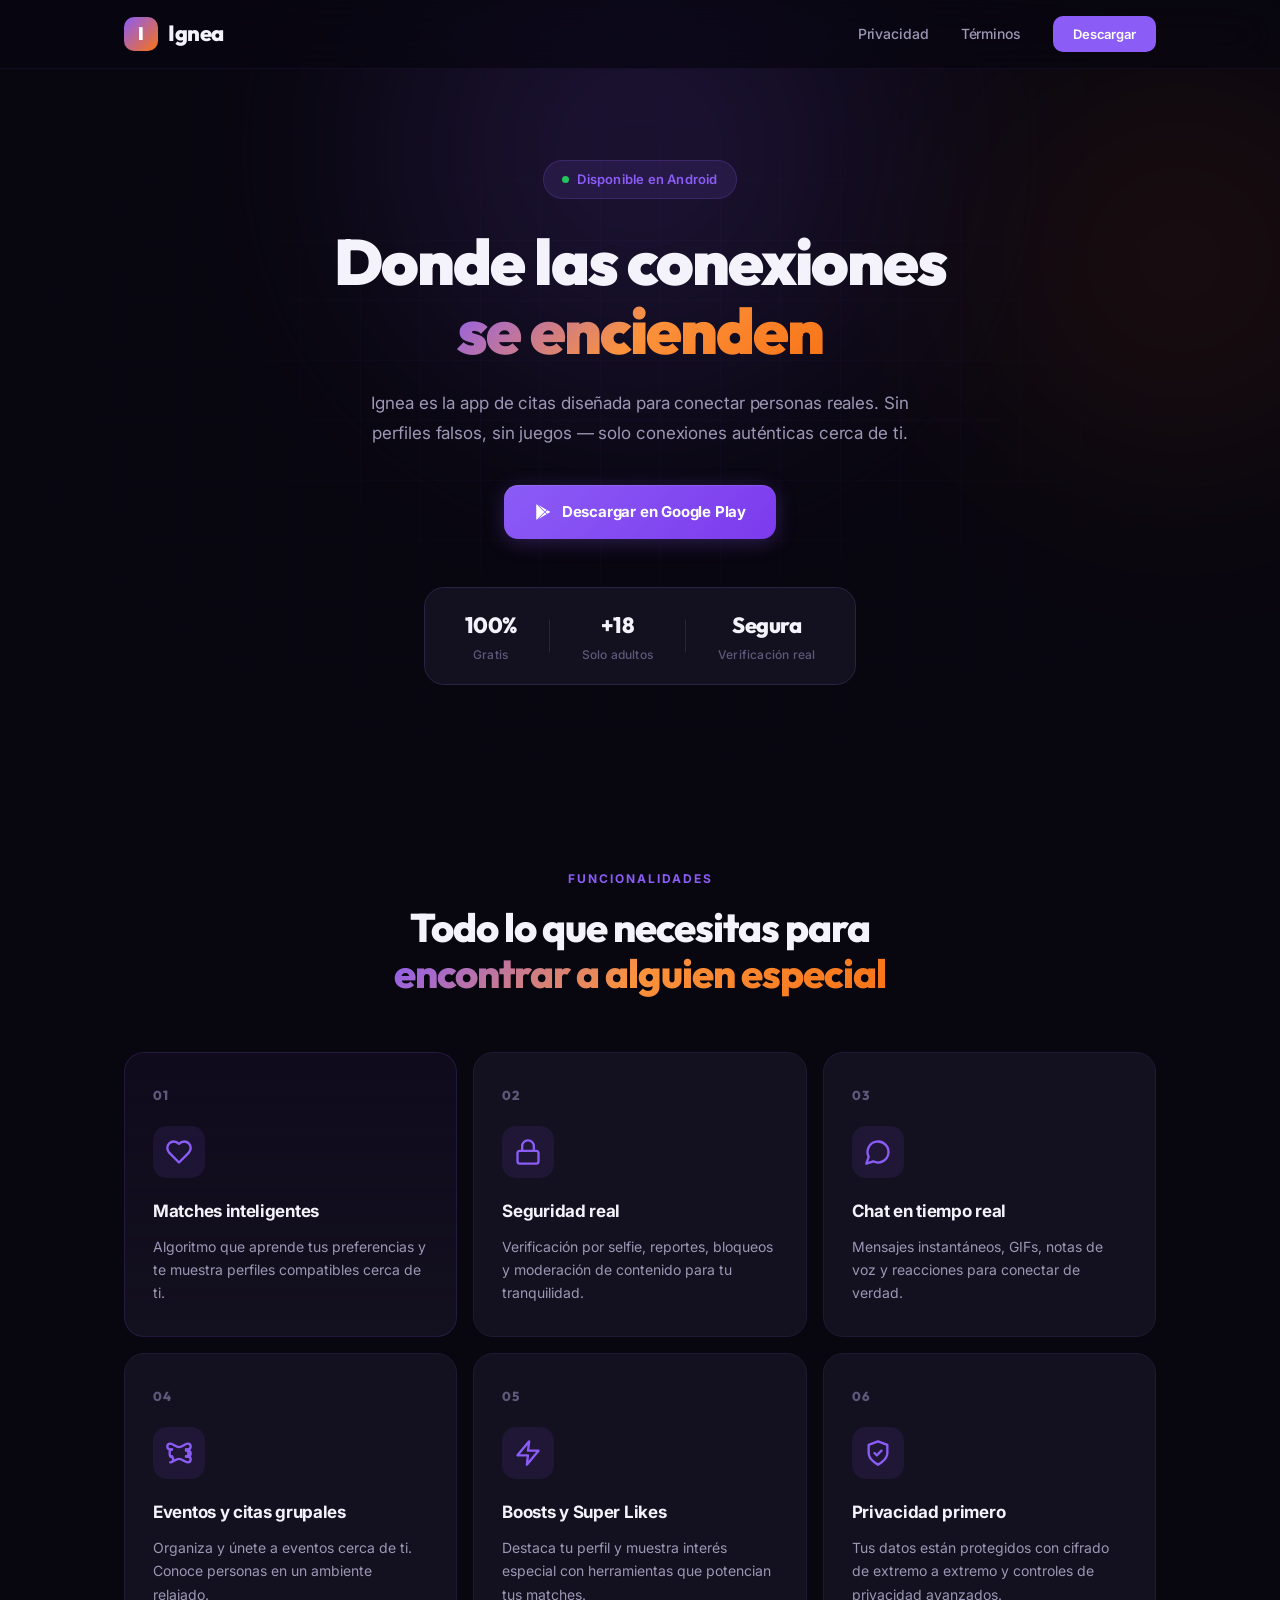
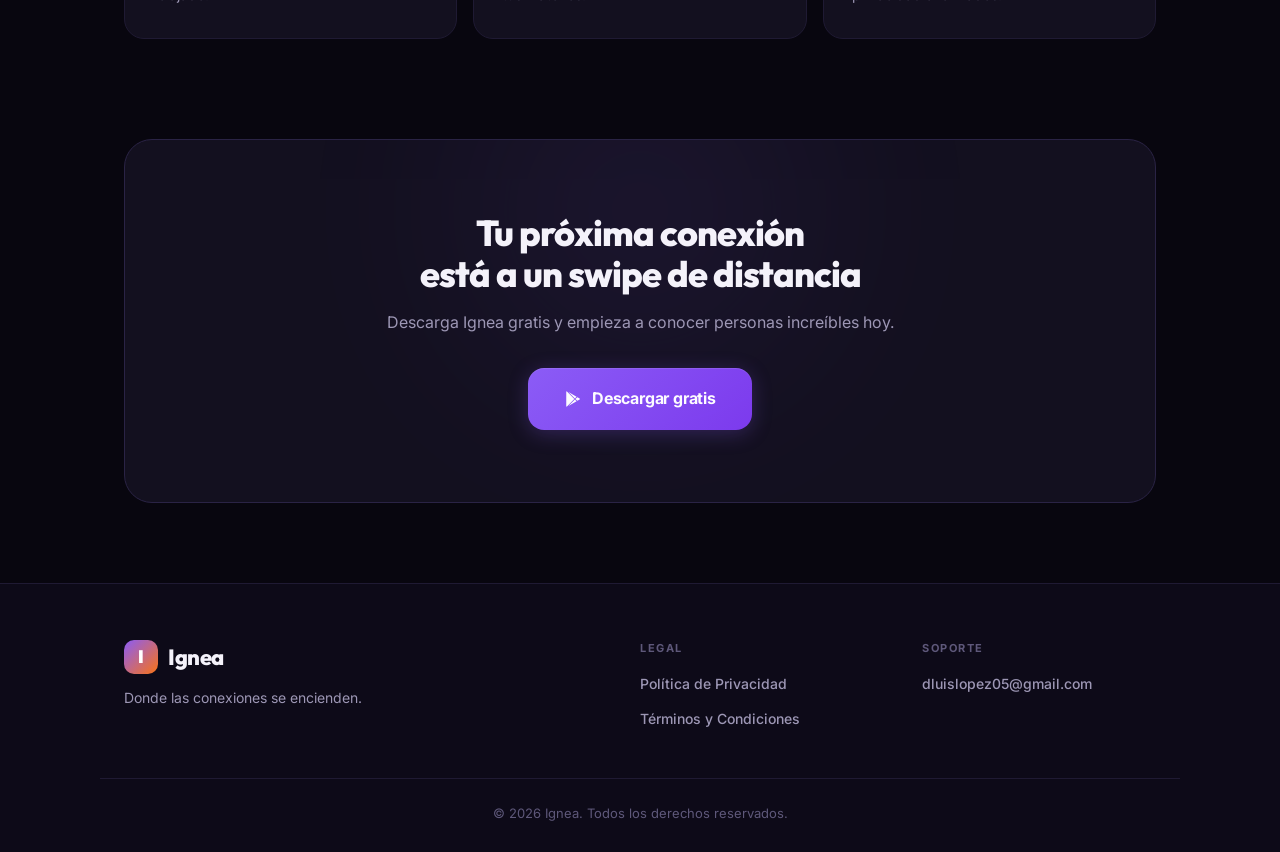
<file: legal-web/index.html>
<!DOCTYPE html>
<html lang="es">
<head>
  <meta charset="UTF-8">
  <meta name="viewport" content="width=device-width, initial-scale=1.0">
  <title>Ignea - Encuentra tu conexión.</title>
  <meta name="description" content="Ignea es la app de citas que te conecta con personas reales cerca de ti. Descubre, conecta y enamórate.">
  <link rel="preconnect" href="https://fonts.googleapis.com">
  <link rel="preconnect" href="https://fonts.gstatic.com" crossorigin>
  <link href="https://fonts.googleapis.com/css2?family=Inter:wght@400;500;600;700;800;900&family=Outfit:wght@700;800;900&display=swap" rel="stylesheet">
  <link rel="stylesheet" href="styles.css">
</head>
<body>

  <!-- Navbar -->
  <nav class="navbar">
    <div class="container nav-content">
      <a href="/" class="logo">
        <span class="logo-icon">I</span>
        <span class="logo-text">Ignea</span>
      </a>
      <div class="nav-links">
        <a href="privacy.html">Privacidad</a>
        <a href="terms.html">Términos</a>
        <a href="https://play.google.com/store" class="nav-cta" target="_blank">Descargar</a>
      </div>
    </div>
  </nav>

  <!-- Hero -->
  <main class="hero">
    <div class="hero-glow hero-glow-1"></div>
    <div class="hero-glow hero-glow-2"></div>
    <div class="hero-grid-bg"></div>

    <div class="container hero-content">
      <div class="hero-badge">
        <span class="hero-badge-dot"></span>
        Disponible en Android
      </div>
      <h1>Donde las conexiones<br><span class="gradient-text">se encienden</span></h1>
      <p class="hero-subtitle">
        Ignea es la app de citas diseñada para conectar personas reales.
        Sin perfiles falsos, sin juegos — solo conexiones auténticas cerca de ti.
      </p>
      <div class="hero-buttons">
        <a href="https://play.google.com/store" class="btn btn-primary" target="_blank">
          <svg width="18" height="18" viewBox="0 0 24 24" fill="currentColor"><path d="M3.609 1.814L13.792 12 3.61 22.186a.996.996 0 0 1-.61-.92V2.734a1 1 0 0 1 .609-.92zm10.89 10.893l2.302 2.302-10.937 6.333 8.635-8.635zm3.199-3.198l2.807 1.626a1 1 0 0 1 0 1.73l-2.808 1.626L15.206 12l2.492-2.491zM5.864 2.658L16.8 8.99l-2.3 2.3-8.636-8.632z"/></svg>
          Descargar en Google Play
        </a>
      </div>

      <!-- Stats -->
      <div class="hero-stats">
        <div class="stat">
          <span class="stat-value">100%</span>
          <span class="stat-label">Gratis</span>
        </div>
        <div class="stat-divider"></div>
        <div class="stat">
          <span class="stat-value">+18</span>
          <span class="stat-label">Solo adultos</span>
        </div>
        <div class="stat-divider"></div>
        <div class="stat">
          <span class="stat-value">Segura</span>
          <span class="stat-label">Verificación real</span>
        </div>
      </div>
    </div>
  </main>

  <!-- Features -->
  <section class="features" id="features">
    <div class="container">
      <div class="section-header">
        <span class="section-tag">Funcionalidades</span>
        <h2>Todo lo que necesitas para<br><span class="gradient-text">encontrar a alguien especial</span></h2>
      </div>

      <div class="features-grid">
        <div class="feature-card feature-card-accent">
          <div class="feature-number">01</div>
          <div class="feature-icon-wrap">
            <svg width="28" height="28" viewBox="0 0 24 24" fill="none" stroke="currentColor" stroke-width="2" stroke-linecap="round" stroke-linejoin="round"><path d="M19 14c1.49-1.46 3-3.21 3-5.5A5.5 5.5 0 0 0 16.5 3c-1.76 0-3 .5-4.5 2-1.5-1.5-2.74-2-4.5-2A5.5 5.5 0 0 0 2 8.5c0 2.3 1.5 4.05 3 5.5l7 7Z"/></svg>
          </div>
          <h3>Matches inteligentes</h3>
          <p>Algoritmo que aprende tus preferencias y te muestra perfiles compatibles cerca de ti.</p>
        </div>

        <div class="feature-card">
          <div class="feature-number">02</div>
          <div class="feature-icon-wrap">
            <svg width="28" height="28" viewBox="0 0 24 24" fill="none" stroke="currentColor" stroke-width="2" stroke-linecap="round" stroke-linejoin="round"><rect width="18" height="11" x="3" y="11" rx="2" ry="2"/><path d="M7 11V7a5 5 0 0 1 10 0v4"/></svg>
          </div>
          <h3>Seguridad real</h3>
          <p>Verificación por selfie, reportes, bloqueos y moderación de contenido para tu tranquilidad.</p>
        </div>

        <div class="feature-card">
          <div class="feature-number">03</div>
          <div class="feature-icon-wrap">
            <svg width="28" height="28" viewBox="0 0 24 24" fill="none" stroke="currentColor" stroke-width="2" stroke-linecap="round" stroke-linejoin="round"><path d="M7.9 20A9 9 0 1 0 4 16.1L2 22Z"/></svg>
          </div>
          <h3>Chat en tiempo real</h3>
          <p>Mensajes instantáneos, GIFs, notas de voz y reacciones para conectar de verdad.</p>
        </div>

        <div class="feature-card">
          <div class="feature-number">04</div>
          <div class="feature-icon-wrap">
            <svg width="28" height="28" viewBox="0 0 24 24" fill="none" stroke="currentColor" stroke-width="2" stroke-linecap="round" stroke-linejoin="round"><path d="M6 9H4.5a2.5 2.5 0 0 1 0-5C7 4 9 7 12 7s5-3 7.5-3a2.5 2.5 0 0 1 0 5H18"/><path d="M18 15h1.5a2.5 2.5 0 0 0 0-5H18"/><path d="M6 15H4.5a2.5 2.5 0 0 1 0 5C7 20 9 17 12 17s5 3 7.5 3a2.5 2.5 0 0 0 0-5H18"/><path d="M6 9a2 2 0 0 0-2 2v2a2 2 0 0 0 2 2"/><path d="M18 9a2 2 0 0 1 2 2v2a2 2 0 0 1-2 2"/></svg>
          </div>
          <h3>Eventos y citas grupales</h3>
          <p>Organiza y únete a eventos cerca de ti. Conoce personas en un ambiente relajado.</p>
        </div>

        <div class="feature-card">
          <div class="feature-number">05</div>
          <div class="feature-icon-wrap">
            <svg width="28" height="28" viewBox="0 0 24 24" fill="none" stroke="currentColor" stroke-width="2" stroke-linecap="round" stroke-linejoin="round"><polygon points="13 2 3 14 12 14 11 22 21 10 12 10 13 2"/></svg>
          </div>
          <h3>Boosts y Super Likes</h3>
          <p>Destaca tu perfil y muestra interés especial con herramientas que potencian tus matches.</p>
        </div>

        <div class="feature-card">
          <div class="feature-number">06</div>
          <div class="feature-icon-wrap">
            <svg width="28" height="28" viewBox="0 0 24 24" fill="none" stroke="currentColor" stroke-width="2" stroke-linecap="round" stroke-linejoin="round"><path d="M12 22s8-4 8-10V5l-8-3-8 3v7c0 6 8 10 8 10"/><path d="m9 12 2 2 4-4"/></svg>
          </div>
          <h3>Privacidad primero</h3>
          <p>Tus datos están protegidos con cifrado de extremo a extremo y controles de privacidad avanzados.</p>
        </div>
      </div>
    </div>
  </section>

  <!-- CTA -->
  <section class="cta-section">
    <div class="container">
      <div class="cta-card">
        <div class="cta-glow"></div>
        <h2>Tu próxima conexión<br>está a un swipe de distancia</h2>
        <p>Descarga Ignea gratis y empieza a conocer personas increíbles hoy.</p>
        <a href="https://play.google.com/store" class="btn btn-primary btn-lg" target="_blank">
          <svg width="18" height="18" viewBox="0 0 24 24" fill="currentColor"><path d="M3.609 1.814L13.792 12 3.61 22.186a.996.996 0 0 1-.61-.92V2.734a1 1 0 0 1 .609-.92zm10.89 10.893l2.302 2.302-10.937 6.333 8.635-8.635zm3.199-3.198l2.807 1.626a1 1 0 0 1 0 1.73l-2.808 1.626L15.206 12l2.492-2.491zM5.864 2.658L16.8 8.99l-2.3 2.3-8.636-8.632z"/></svg>
          Descargar gratis
        </a>
      </div>
    </div>
  </section>

  <!-- Footer -->
  <footer class="footer">
    <div class="container footer-content">
      <div class="footer-brand">
        <a href="/" class="logo">
          <span class="logo-icon">I</span>
          <span class="logo-text">Ignea</span>
        </a>
        <p class="footer-tagline">Donde las conexiones se encienden.</p>
      </div>
      <div class="footer-links">
        <h4>Legal</h4>
        <a href="privacy.html">Política de Privacidad</a>
        <a href="terms.html">Términos y Condiciones</a>
      </div>
      <div class="footer-links">
        <h4>Soporte</h4>
        <a href="mailto:dluislopez05@gmail.com">dluislopez05@gmail.com</a>
      </div>
    </div>
    <div class="container footer-bottom">
      <p>&copy; 2026 Ignea. Todos los derechos reservados.</p>
    </div>
  </footer>

</body>
</html>
</file>
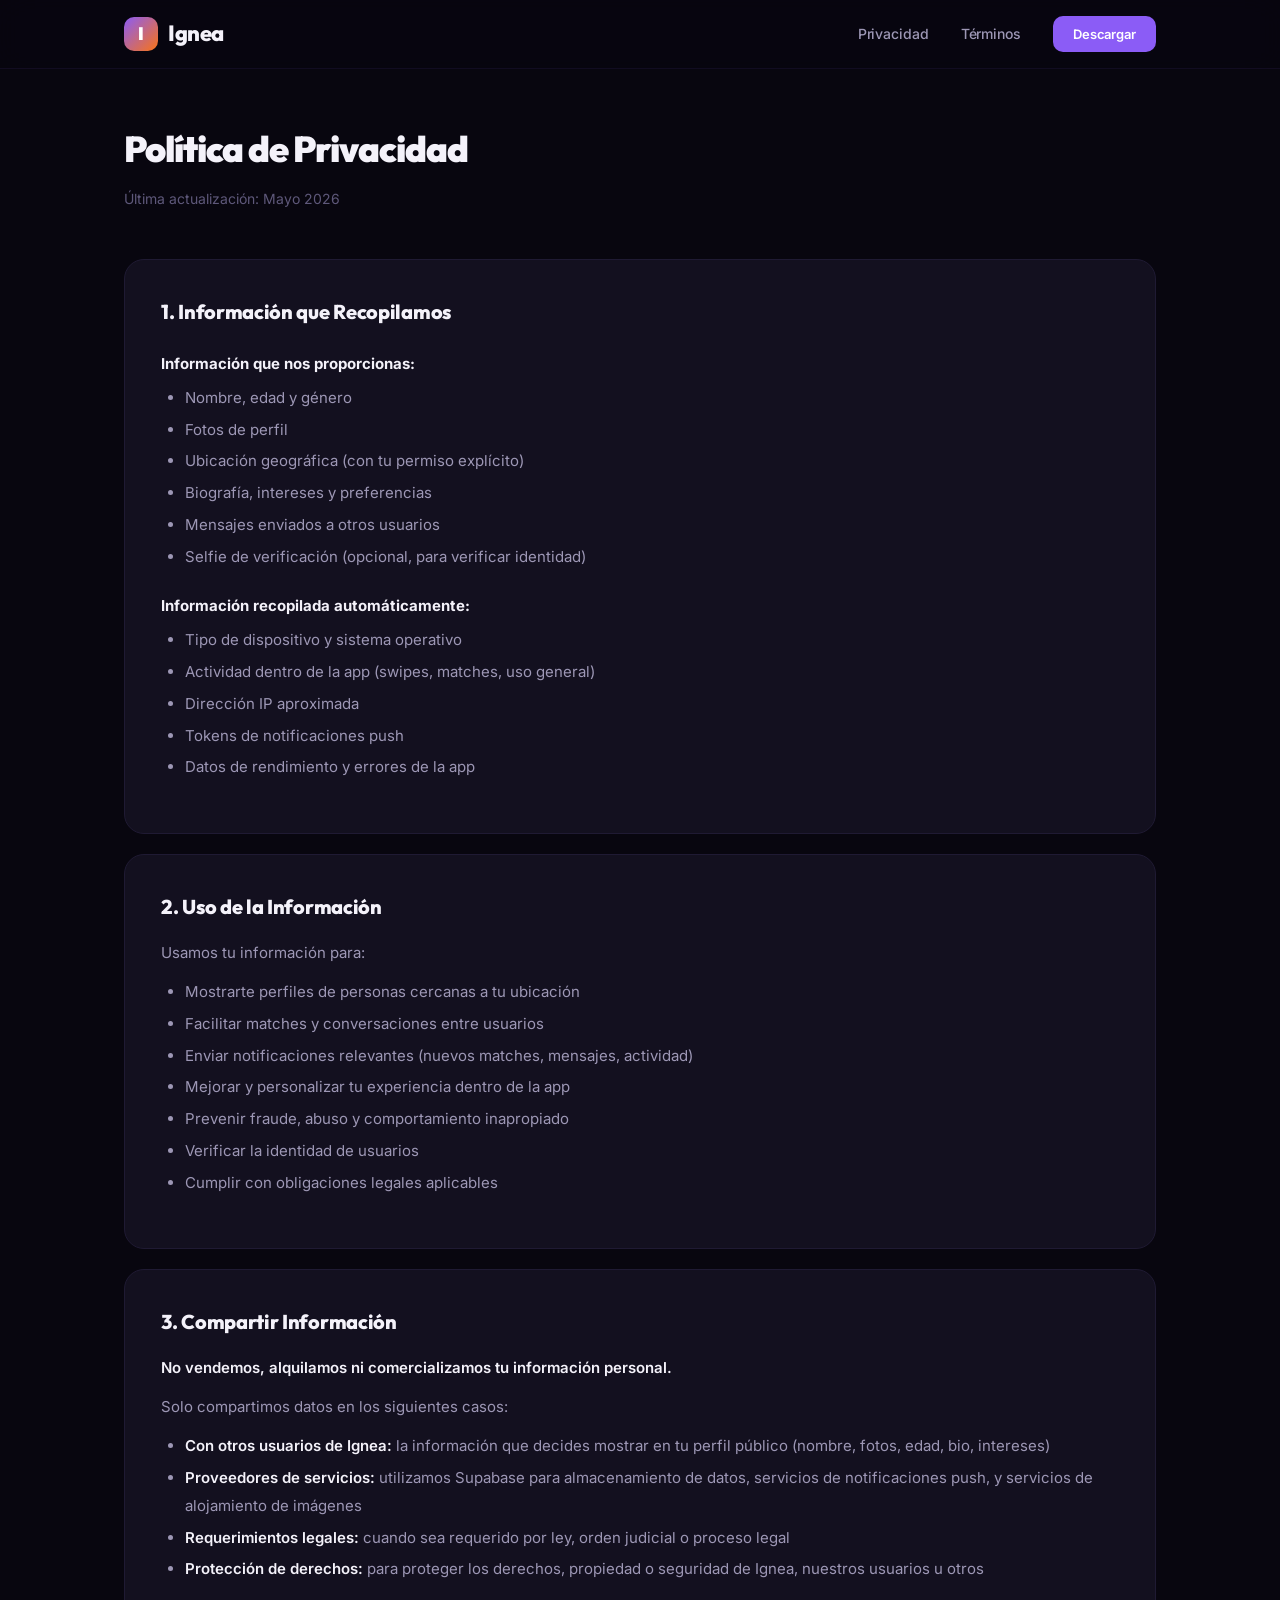
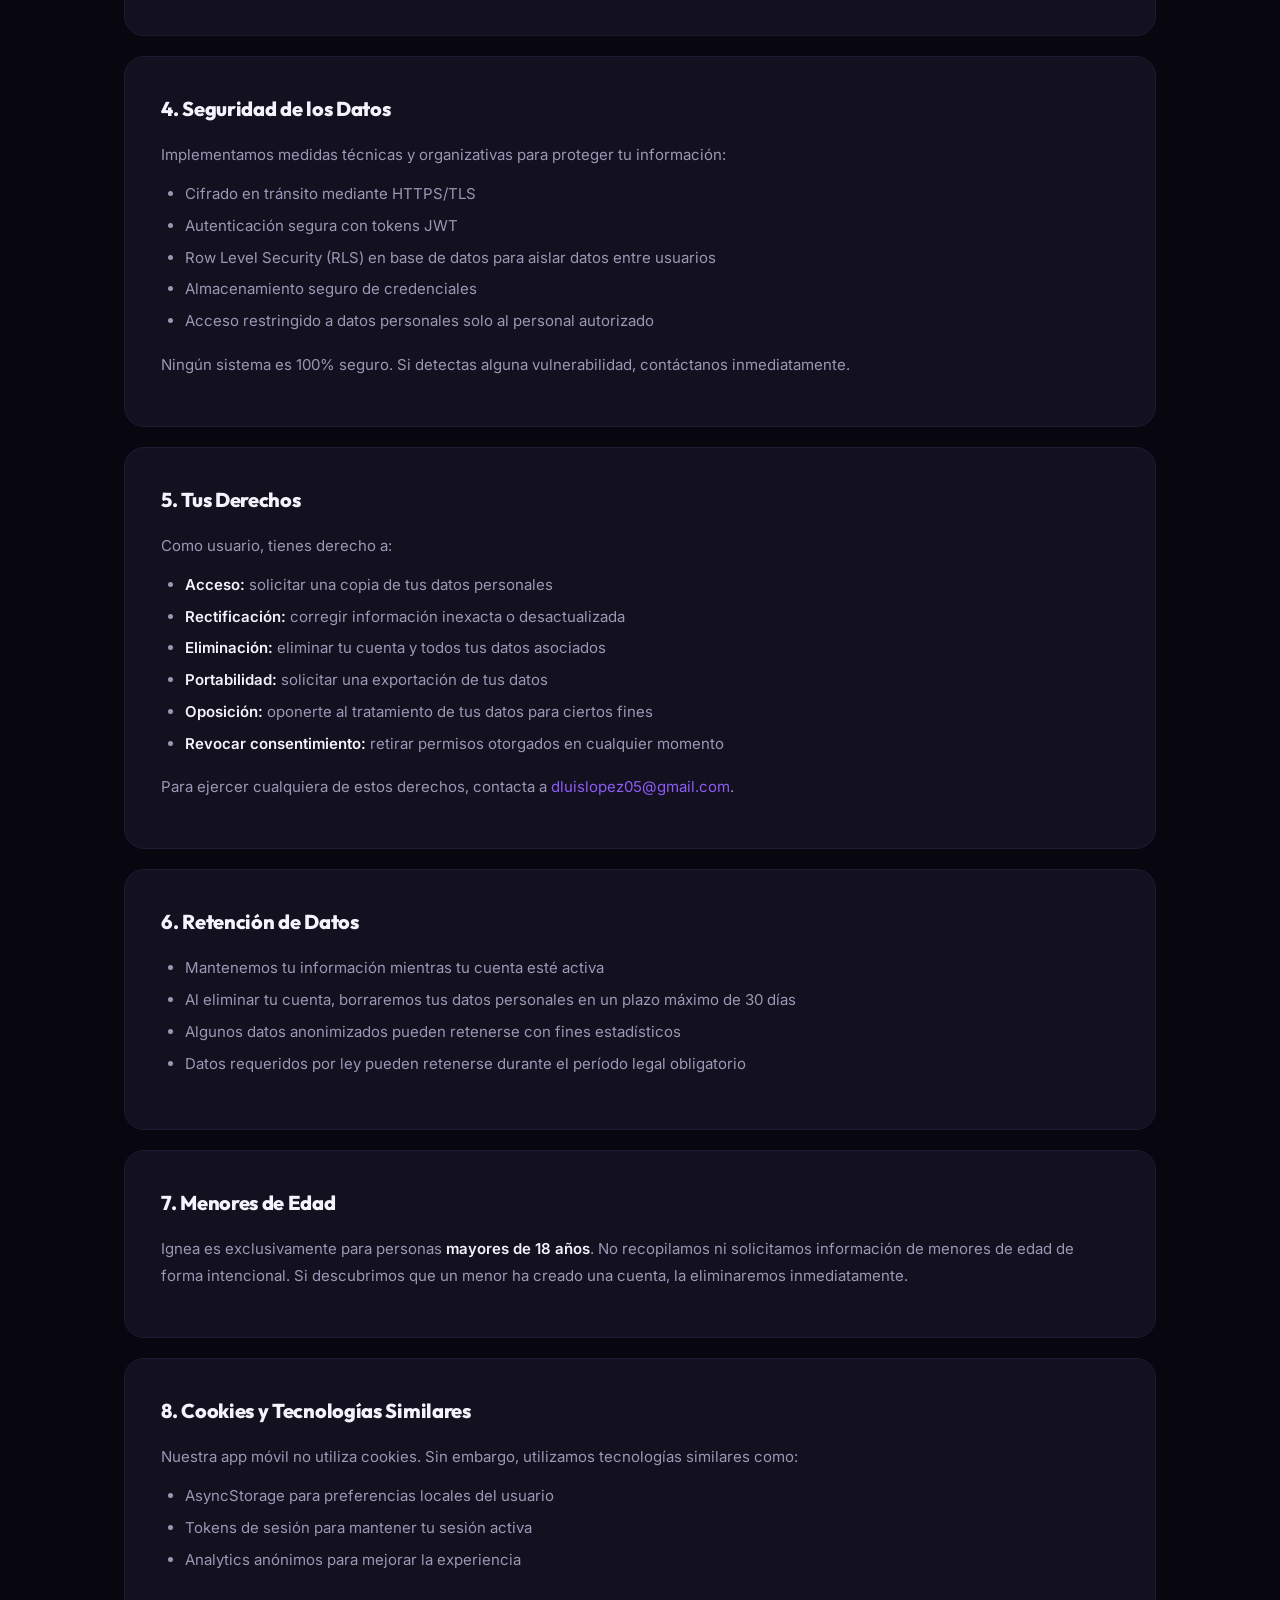
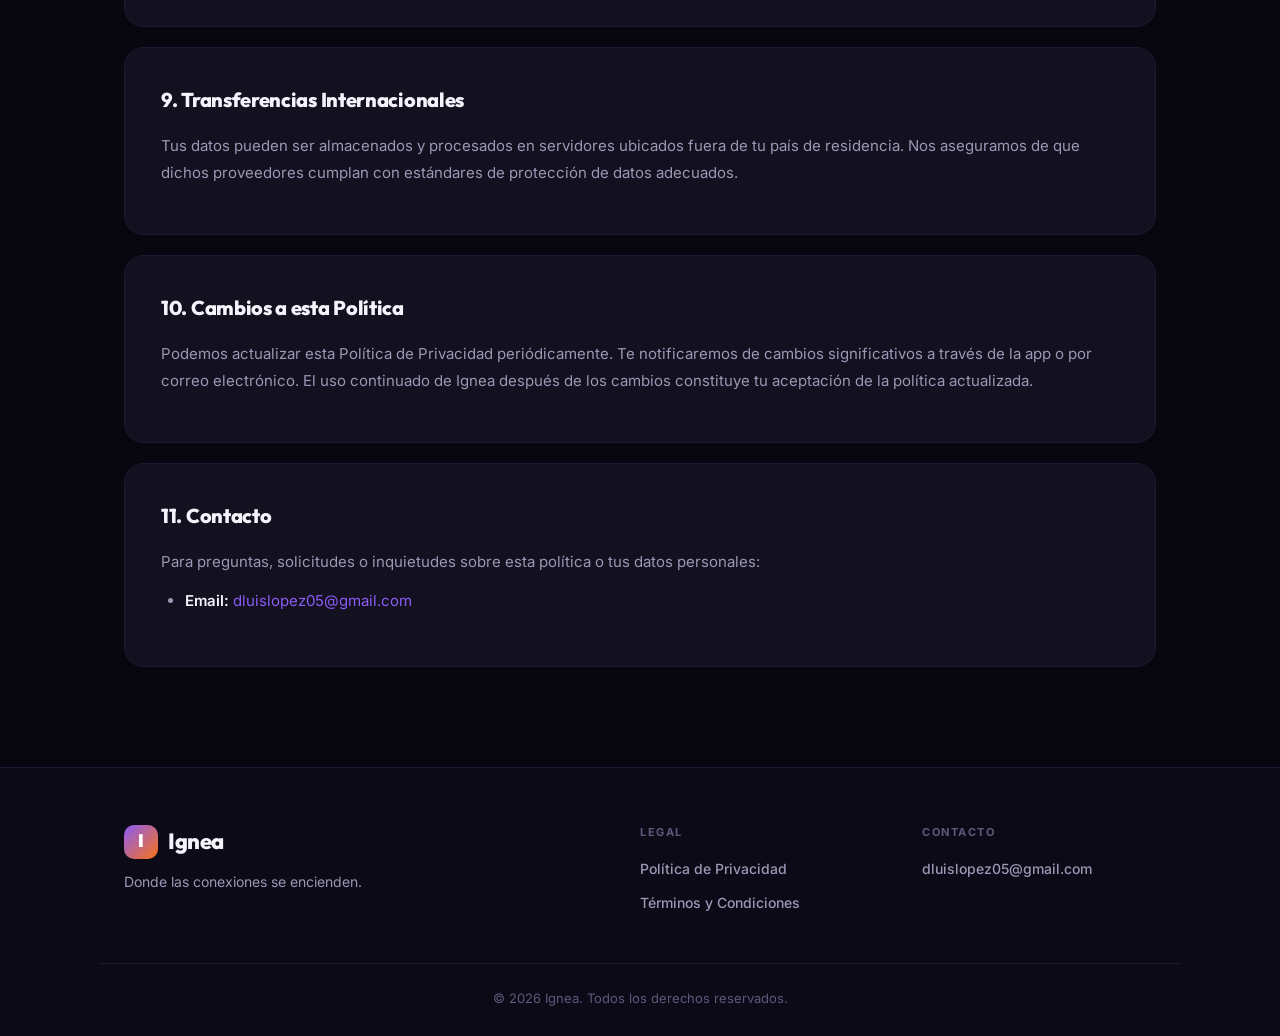
<file: legal-web/privacy.html>
<!DOCTYPE html>
<html lang="es">
<head>
  <meta charset="UTF-8">
  <meta name="viewport" content="width=device-width, initial-scale=1.0">
  <title>Política de Privacidad - Ignea</title>
  <link rel="preconnect" href="https://fonts.googleapis.com">
  <link rel="preconnect" href="https://fonts.gstatic.com" crossorigin>
  <link href="https://fonts.googleapis.com/css2?family=Inter:wght@400;500;600;700;800;900&family=Outfit:wght@700;800;900&display=swap" rel="stylesheet">
  <link rel="stylesheet" href="styles.css">
</head>
<body>
  <nav class="navbar">
    <div class="container nav-content">
      <a href="/" class="logo">
        <span class="logo-icon">I</span>
        <span class="logo-text">Ignea</span>
      </a>
      <div class="nav-links">
        <a href="privacy.html">Privacidad</a>
        <a href="terms.html">Términos</a>
        <a href="https://play.google.com/store" class="nav-cta" target="_blank">Descargar</a>
      </div>
    </div>
  </nav>

  <main class="legal-page">
    <div class="container">
      <h1>Política de Privacidad</h1>
      <p class="last-updated">Última actualización: Mayo 2026</p>

      <div class="legal-card">
        <h2>1. Información que Recopilamos</h2>

        <h3>Información que nos proporcionas:</h3>
        <ul>
          <li>Nombre, edad y género</li>
          <li>Fotos de perfil</li>
          <li>Ubicación geográfica (con tu permiso explícito)</li>
          <li>Biografía, intereses y preferencias</li>
          <li>Mensajes enviados a otros usuarios</li>
          <li>Selfie de verificación (opcional, para verificar identidad)</li>
        </ul>

        <h3>Información recopilada automáticamente:</h3>
        <ul>
          <li>Tipo de dispositivo y sistema operativo</li>
          <li>Actividad dentro de la app (swipes, matches, uso general)</li>
          <li>Dirección IP aproximada</li>
          <li>Tokens de notificaciones push</li>
          <li>Datos de rendimiento y errores de la app</li>
        </ul>
      </div>

      <div class="legal-card">
        <h2>2. Uso de la Información</h2>
        <p>Usamos tu información para:</p>
        <ul>
          <li>Mostrarte perfiles de personas cercanas a tu ubicación</li>
          <li>Facilitar matches y conversaciones entre usuarios</li>
          <li>Enviar notificaciones relevantes (nuevos matches, mensajes, actividad)</li>
          <li>Mejorar y personalizar tu experiencia dentro de la app</li>
          <li>Prevenir fraude, abuso y comportamiento inapropiado</li>
          <li>Verificar la identidad de usuarios</li>
          <li>Cumplir con obligaciones legales aplicables</li>
        </ul>
      </div>

      <div class="legal-card">
        <h2>3. Compartir Información</h2>
        <p><strong>No vendemos, alquilamos ni comercializamos tu información personal.</strong></p>
        <p>Solo compartimos datos en los siguientes casos:</p>
        <ul>
          <li><strong>Con otros usuarios de Ignea:</strong> la información que decides mostrar en tu perfil público (nombre, fotos, edad, bio, intereses)</li>
          <li><strong>Proveedores de servicios:</strong> utilizamos Supabase para almacenamiento de datos, servicios de notificaciones push, y servicios de alojamiento de imágenes</li>
          <li><strong>Requerimientos legales:</strong> cuando sea requerido por ley, orden judicial o proceso legal</li>
          <li><strong>Protección de derechos:</strong> para proteger los derechos, propiedad o seguridad de Ignea, nuestros usuarios u otros</li>
        </ul>
      </div>

      <div class="legal-card">
        <h2>4. Seguridad de los Datos</h2>
        <p>Implementamos medidas técnicas y organizativas para proteger tu información:</p>
        <ul>
          <li>Cifrado en tránsito mediante HTTPS/TLS</li>
          <li>Autenticación segura con tokens JWT</li>
          <li>Row Level Security (RLS) en base de datos para aislar datos entre usuarios</li>
          <li>Almacenamiento seguro de credenciales</li>
          <li>Acceso restringido a datos personales solo al personal autorizado</li>
        </ul>
        <p>Ningún sistema es 100% seguro. Si detectas alguna vulnerabilidad, contáctanos inmediatamente.</p>
      </div>

      <div class="legal-card">
        <h2>5. Tus Derechos</h2>
        <p>Como usuario, tienes derecho a:</p>
        <ul>
          <li><strong>Acceso:</strong> solicitar una copia de tus datos personales</li>
          <li><strong>Rectificación:</strong> corregir información inexacta o desactualizada</li>
          <li><strong>Eliminación:</strong> eliminar tu cuenta y todos tus datos asociados</li>
          <li><strong>Portabilidad:</strong> solicitar una exportación de tus datos</li>
          <li><strong>Oposición:</strong> oponerte al tratamiento de tus datos para ciertos fines</li>
          <li><strong>Revocar consentimiento:</strong> retirar permisos otorgados en cualquier momento</li>
        </ul>
        <p>Para ejercer cualquiera de estos derechos, contacta a <a href="mailto:dluislopez05@gmail.com">dluislopez05@gmail.com</a>.</p>
      </div>

      <div class="legal-card">
        <h2>6. Retención de Datos</h2>
        <ul>
          <li>Mantenemos tu información mientras tu cuenta esté activa</li>
          <li>Al eliminar tu cuenta, borraremos tus datos personales en un plazo máximo de 30 días</li>
          <li>Algunos datos anonimizados pueden retenerse con fines estadísticos</li>
          <li>Datos requeridos por ley pueden retenerse durante el período legal obligatorio</li>
        </ul>
      </div>

      <div class="legal-card">
        <h2>7. Menores de Edad</h2>
        <p>Ignea es exclusivamente para personas <strong>mayores de 18 años</strong>. No recopilamos ni solicitamos información de menores de edad de forma intencional. Si descubrimos que un menor ha creado una cuenta, la eliminaremos inmediatamente.</p>
      </div>

      <div class="legal-card">
        <h2>8. Cookies y Tecnologías Similares</h2>
        <p>Nuestra app móvil no utiliza cookies. Sin embargo, utilizamos tecnologías similares como:</p>
        <ul>
          <li>AsyncStorage para preferencias locales del usuario</li>
          <li>Tokens de sesión para mantener tu sesión activa</li>
          <li>Analytics anónimos para mejorar la experiencia</li>
        </ul>
      </div>

      <div class="legal-card">
        <h2>9. Transferencias Internacionales</h2>
        <p>Tus datos pueden ser almacenados y procesados en servidores ubicados fuera de tu país de residencia. Nos aseguramos de que dichos proveedores cumplan con estándares de protección de datos adecuados.</p>
      </div>

      <div class="legal-card">
        <h2>10. Cambios a esta Política</h2>
        <p>Podemos actualizar esta Política de Privacidad periódicamente. Te notificaremos de cambios significativos a través de la app o por correo electrónico. El uso continuado de Ignea después de los cambios constituye tu aceptación de la política actualizada.</p>
      </div>

      <div class="legal-card">
        <h2>11. Contacto</h2>
        <p>Para preguntas, solicitudes o inquietudes sobre esta política o tus datos personales:</p>
        <ul>
          <li><strong>Email:</strong> <a href="mailto:dluislopez05@gmail.com">dluislopez05@gmail.com</a></li>
        </ul>
      </div>

    </div>
  </main>

  <footer class="footer">
    <div class="container footer-content">
      <div class="footer-brand">
        <a href="/" class="logo">
          <span class="logo-icon">I</span>
          <span class="logo-text">Ignea</span>
        </a>
        <p class="footer-tagline">Donde las conexiones se encienden.</p>
      </div>
      <div class="footer-links">
        <h4>Legal</h4>
        <a href="privacy.html">Política de Privacidad</a>
        <a href="terms.html">Términos y Condiciones</a>
      </div>
      <div class="footer-links">
        <h4>Contacto</h4>
        <a href="mailto:dluislopez05@gmail.com">dluislopez05@gmail.com</a>
      </div>
    </div>
    <div class="container footer-bottom">
      <p>&copy; 2026 Ignea. Todos los derechos reservados.</p>
    </div>
  </footer>
</body>
</html>
</file>
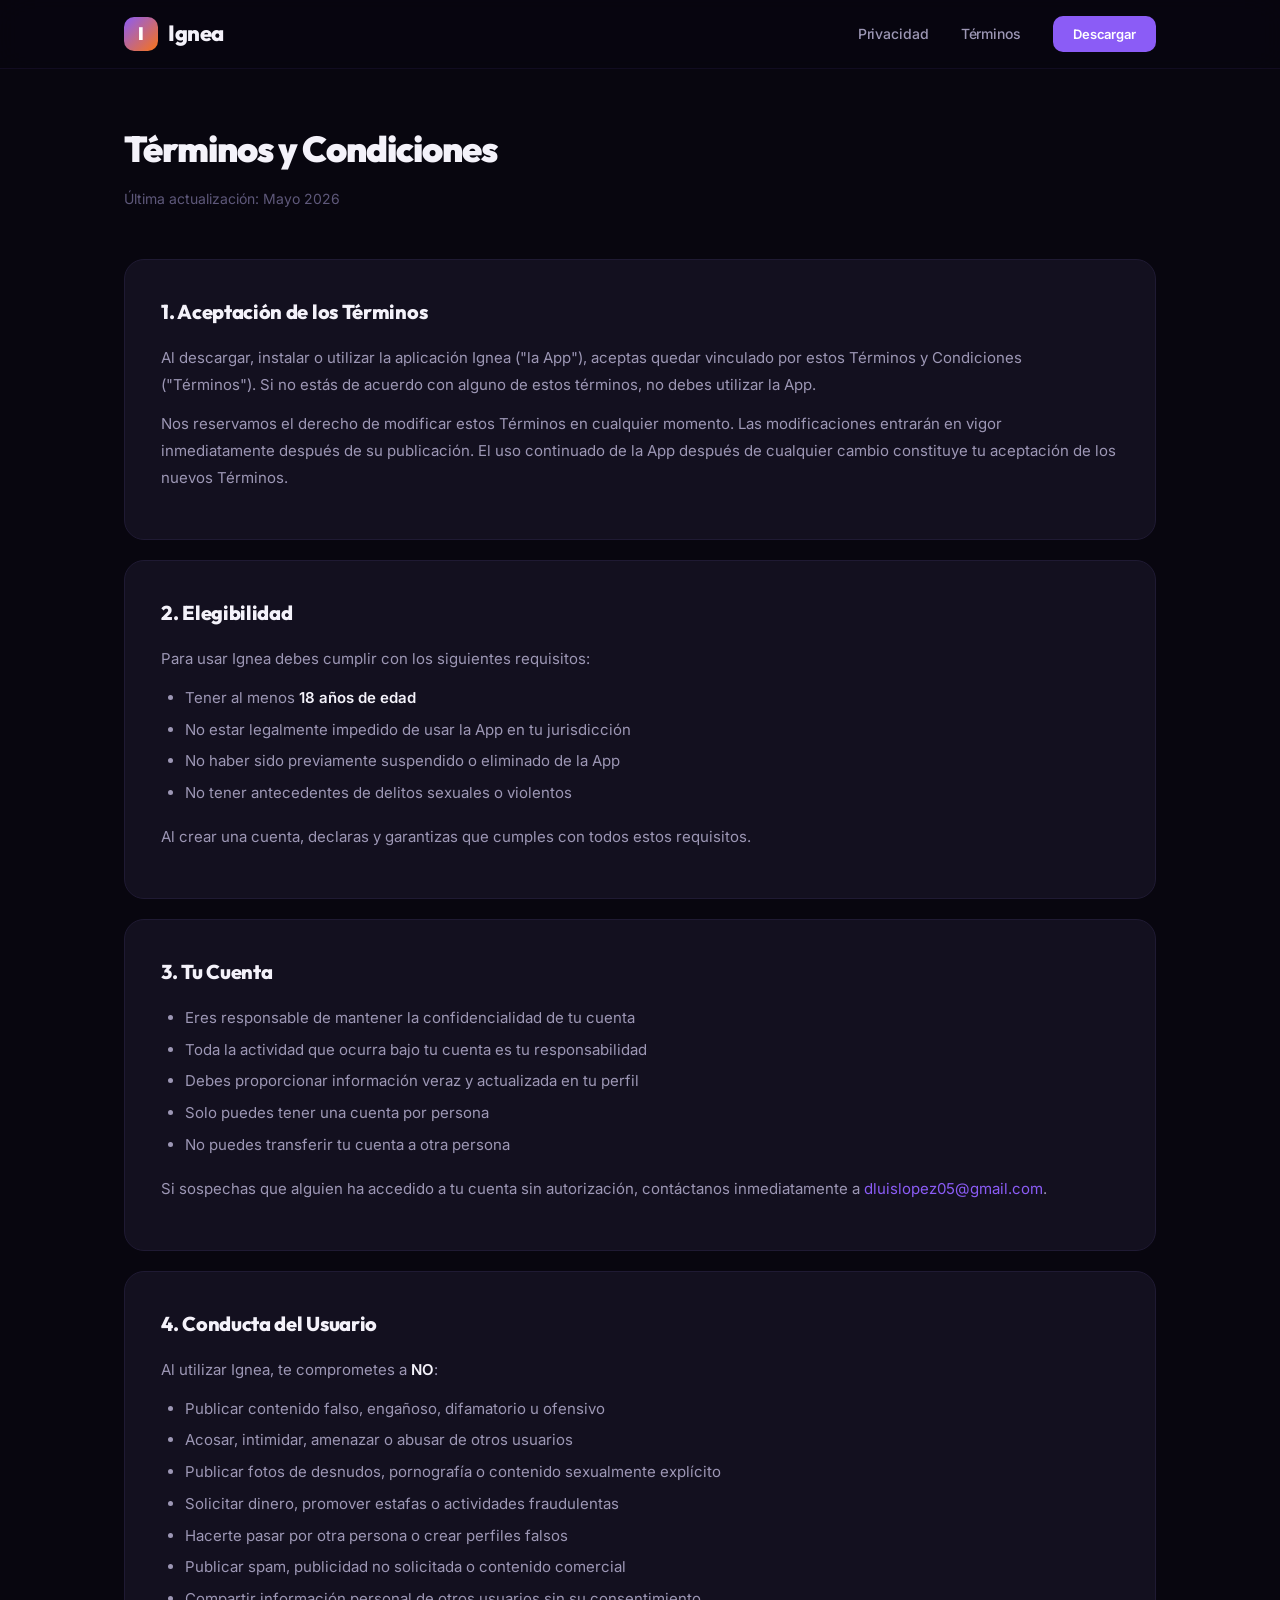
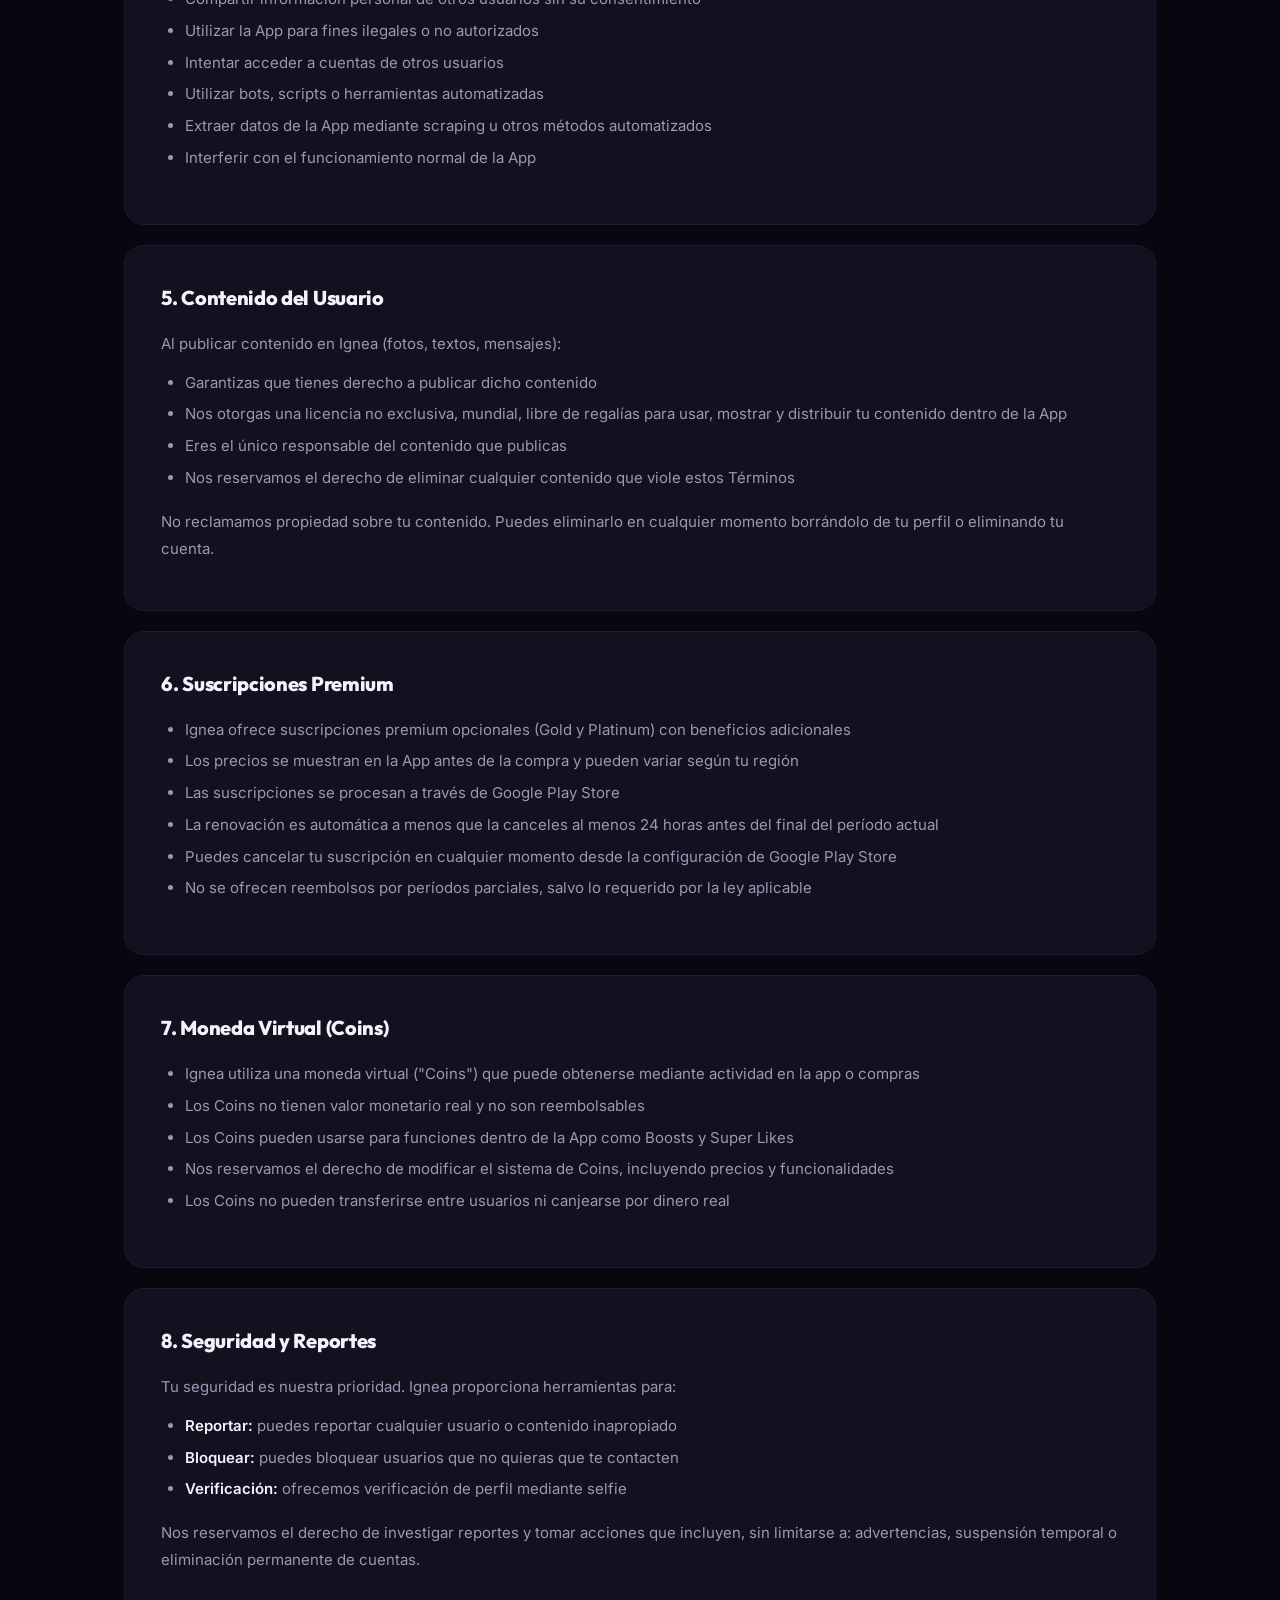
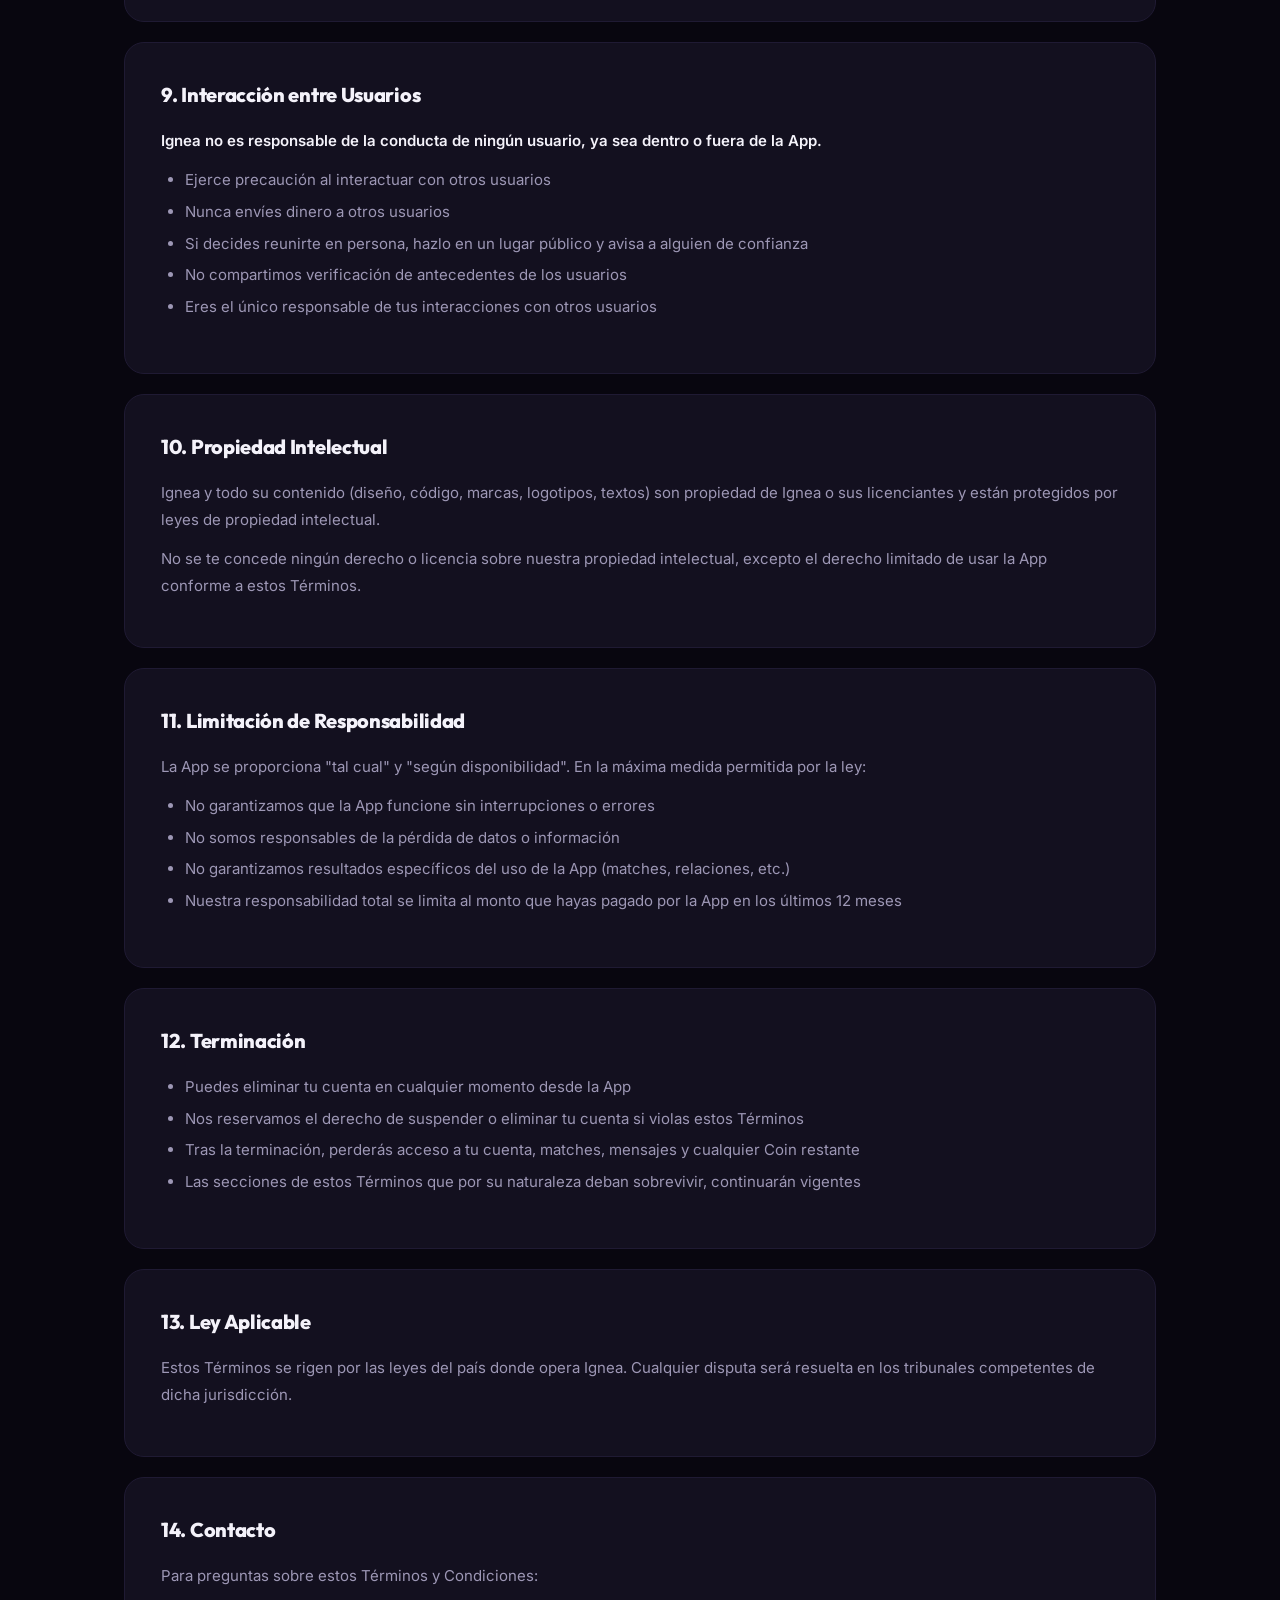
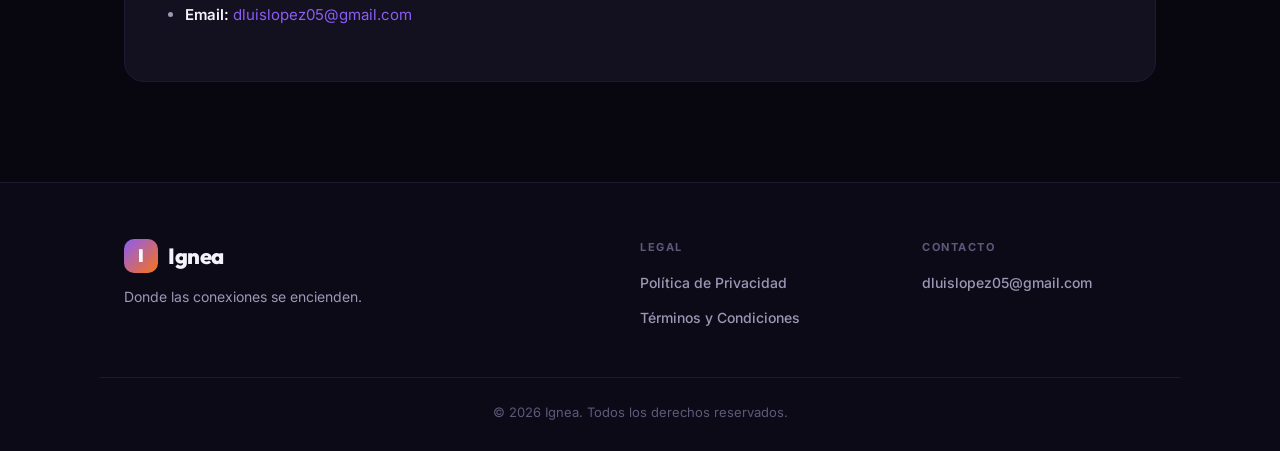
<file: legal-web/terms.html>
<!DOCTYPE html>
<html lang="es">
<head>
  <meta charset="UTF-8">
  <meta name="viewport" content="width=device-width, initial-scale=1.0">
  <title>Términos y Condiciones - Ignea</title>
  <link rel="preconnect" href="https://fonts.googleapis.com">
  <link rel="preconnect" href="https://fonts.gstatic.com" crossorigin>
  <link href="https://fonts.googleapis.com/css2?family=Inter:wght@400;500;600;700;800;900&family=Outfit:wght@700;800;900&display=swap" rel="stylesheet">
  <link rel="stylesheet" href="styles.css">
</head>
<body>
  <nav class="navbar">
    <div class="container nav-content">
      <a href="/" class="logo">
        <span class="logo-icon">I</span>
        <span class="logo-text">Ignea</span>
      </a>
      <div class="nav-links">
        <a href="privacy.html">Privacidad</a>
        <a href="terms.html">Términos</a>
        <a href="https://play.google.com/store" class="nav-cta" target="_blank">Descargar</a>
      </div>
    </div>
  </nav>

  <main class="legal-page">
    <div class="container">
      <h1>Términos y Condiciones</h1>
      <p class="last-updated">Última actualización: Mayo 2026</p>

      <div class="legal-card">
        <h2>1. Aceptación de los Términos</h2>
        <p>Al descargar, instalar o utilizar la aplicación Ignea ("la App"), aceptas quedar vinculado por estos Términos y Condiciones ("Términos"). Si no estás de acuerdo con alguno de estos términos, no debes utilizar la App.</p>
        <p>Nos reservamos el derecho de modificar estos Términos en cualquier momento. Las modificaciones entrarán en vigor inmediatamente después de su publicación. El uso continuado de la App después de cualquier cambio constituye tu aceptación de los nuevos Términos.</p>
      </div>

      <div class="legal-card">
        <h2>2. Elegibilidad</h2>
        <p>Para usar Ignea debes cumplir con los siguientes requisitos:</p>
        <ul>
          <li>Tener al menos <strong>18 años de edad</strong></li>
          <li>No estar legalmente impedido de usar la App en tu jurisdicción</li>
          <li>No haber sido previamente suspendido o eliminado de la App</li>
          <li>No tener antecedentes de delitos sexuales o violentos</li>
        </ul>
        <p>Al crear una cuenta, declaras y garantizas que cumples con todos estos requisitos.</p>
      </div>

      <div class="legal-card">
        <h2>3. Tu Cuenta</h2>
        <ul>
          <li>Eres responsable de mantener la confidencialidad de tu cuenta</li>
          <li>Toda la actividad que ocurra bajo tu cuenta es tu responsabilidad</li>
          <li>Debes proporcionar información veraz y actualizada en tu perfil</li>
          <li>Solo puedes tener una cuenta por persona</li>
          <li>No puedes transferir tu cuenta a otra persona</li>
        </ul>
        <p>Si sospechas que alguien ha accedido a tu cuenta sin autorización, contáctanos inmediatamente a <a href="mailto:dluislopez05@gmail.com">dluislopez05@gmail.com</a>.</p>
      </div>

      <div class="legal-card">
        <h2>4. Conducta del Usuario</h2>
        <p>Al utilizar Ignea, te comprometes a <strong>NO</strong>:</p>
        <ul>
          <li>Publicar contenido falso, engañoso, difamatorio u ofensivo</li>
          <li>Acosar, intimidar, amenazar o abusar de otros usuarios</li>
          <li>Publicar fotos de desnudos, pornografía o contenido sexualmente explícito</li>
          <li>Solicitar dinero, promover estafas o actividades fraudulentas</li>
          <li>Hacerte pasar por otra persona o crear perfiles falsos</li>
          <li>Publicar spam, publicidad no solicitada o contenido comercial</li>
          <li>Compartir información personal de otros usuarios sin su consentimiento</li>
          <li>Utilizar la App para fines ilegales o no autorizados</li>
          <li>Intentar acceder a cuentas de otros usuarios</li>
          <li>Utilizar bots, scripts o herramientas automatizadas</li>
          <li>Extraer datos de la App mediante scraping u otros métodos automatizados</li>
          <li>Interferir con el funcionamiento normal de la App</li>
        </ul>
      </div>

      <div class="legal-card">
        <h2>5. Contenido del Usuario</h2>
        <p>Al publicar contenido en Ignea (fotos, textos, mensajes):</p>
        <ul>
          <li>Garantizas que tienes derecho a publicar dicho contenido</li>
          <li>Nos otorgas una licencia no exclusiva, mundial, libre de regalías para usar, mostrar y distribuir tu contenido dentro de la App</li>
          <li>Eres el único responsable del contenido que publicas</li>
          <li>Nos reservamos el derecho de eliminar cualquier contenido que viole estos Términos</li>
        </ul>
        <p>No reclamamos propiedad sobre tu contenido. Puedes eliminarlo en cualquier momento borrándolo de tu perfil o eliminando tu cuenta.</p>
      </div>

      <div class="legal-card">
        <h2>6. Suscripciones Premium</h2>
        <ul>
          <li>Ignea ofrece suscripciones premium opcionales (Gold y Platinum) con beneficios adicionales</li>
          <li>Los precios se muestran en la App antes de la compra y pueden variar según tu región</li>
          <li>Las suscripciones se procesan a través de Google Play Store</li>
          <li>La renovación es automática a menos que la canceles al menos 24 horas antes del final del período actual</li>
          <li>Puedes cancelar tu suscripción en cualquier momento desde la configuración de Google Play Store</li>
          <li>No se ofrecen reembolsos por períodos parciales, salvo lo requerido por la ley aplicable</li>
        </ul>
      </div>

      <div class="legal-card">
        <h2>7. Moneda Virtual (Coins)</h2>
        <ul>
          <li>Ignea utiliza una moneda virtual ("Coins") que puede obtenerse mediante actividad en la app o compras</li>
          <li>Los Coins no tienen valor monetario real y no son reembolsables</li>
          <li>Los Coins pueden usarse para funciones dentro de la App como Boosts y Super Likes</li>
          <li>Nos reservamos el derecho de modificar el sistema de Coins, incluyendo precios y funcionalidades</li>
          <li>Los Coins no pueden transferirse entre usuarios ni canjearse por dinero real</li>
        </ul>
      </div>

      <div class="legal-card">
        <h2>8. Seguridad y Reportes</h2>
        <p>Tu seguridad es nuestra prioridad. Ignea proporciona herramientas para:</p>
        <ul>
          <li><strong>Reportar:</strong> puedes reportar cualquier usuario o contenido inapropiado</li>
          <li><strong>Bloquear:</strong> puedes bloquear usuarios que no quieras que te contacten</li>
          <li><strong>Verificación:</strong> ofrecemos verificación de perfil mediante selfie</li>
        </ul>
        <p>Nos reservamos el derecho de investigar reportes y tomar acciones que incluyen, sin limitarse a: advertencias, suspensión temporal o eliminación permanente de cuentas.</p>
      </div>

      <div class="legal-card">
        <h2>9. Interacción entre Usuarios</h2>
        <p><strong>Ignea no es responsable de la conducta de ningún usuario, ya sea dentro o fuera de la App.</strong></p>
        <ul>
          <li>Ejerce precaución al interactuar con otros usuarios</li>
          <li>Nunca envíes dinero a otros usuarios</li>
          <li>Si decides reunirte en persona, hazlo en un lugar público y avisa a alguien de confianza</li>
          <li>No compartimos verificación de antecedentes de los usuarios</li>
          <li>Eres el único responsable de tus interacciones con otros usuarios</li>
        </ul>
      </div>

      <div class="legal-card">
        <h2>10. Propiedad Intelectual</h2>
        <p>Ignea y todo su contenido (diseño, código, marcas, logotipos, textos) son propiedad de Ignea o sus licenciantes y están protegidos por leyes de propiedad intelectual.</p>
        <p>No se te concede ningún derecho o licencia sobre nuestra propiedad intelectual, excepto el derecho limitado de usar la App conforme a estos Términos.</p>
      </div>

      <div class="legal-card">
        <h2>11. Limitación de Responsabilidad</h2>
        <p>La App se proporciona "tal cual" y "según disponibilidad". En la máxima medida permitida por la ley:</p>
        <ul>
          <li>No garantizamos que la App funcione sin interrupciones o errores</li>
          <li>No somos responsables de la pérdida de datos o información</li>
          <li>No garantizamos resultados específicos del uso de la App (matches, relaciones, etc.)</li>
          <li>Nuestra responsabilidad total se limita al monto que hayas pagado por la App en los últimos 12 meses</li>
        </ul>
      </div>

      <div class="legal-card">
        <h2>12. Terminación</h2>
        <ul>
          <li>Puedes eliminar tu cuenta en cualquier momento desde la App</li>
          <li>Nos reservamos el derecho de suspender o eliminar tu cuenta si violas estos Términos</li>
          <li>Tras la terminación, perderás acceso a tu cuenta, matches, mensajes y cualquier Coin restante</li>
          <li>Las secciones de estos Términos que por su naturaleza deban sobrevivir, continuarán vigentes</li>
        </ul>
      </div>

      <div class="legal-card">
        <h2>13. Ley Aplicable</h2>
        <p>Estos Términos se rigen por las leyes del país donde opera Ignea. Cualquier disputa será resuelta en los tribunales competentes de dicha jurisdicción.</p>
      </div>

      <div class="legal-card">
        <h2>14. Contacto</h2>
        <p>Para preguntas sobre estos Términos y Condiciones:</p>
        <ul>
          <li><strong>Email:</strong> <a href="mailto:dluislopez05@gmail.com">dluislopez05@gmail.com</a></li>
        </ul>
      </div>

    </div>
  </main>

  <footer class="footer">
    <div class="container footer-content">
      <div class="footer-brand">
        <a href="/" class="logo">
          <span class="logo-icon">I</span>
          <span class="logo-text">Ignea</span>
        </a>
        <p class="footer-tagline">Donde las conexiones se encienden.</p>
      </div>
      <div class="footer-links">
        <h4>Legal</h4>
        <a href="privacy.html">Política de Privacidad</a>
        <a href="terms.html">Términos y Condiciones</a>
      </div>
      <div class="footer-links">
        <h4>Contacto</h4>
        <a href="mailto:dluislopez05@gmail.com">dluislopez05@gmail.com</a>
      </div>
    </div>
    <div class="container footer-bottom">
      <p>&copy; 2026 Ignea. Todos los derechos reservados.</p>
    </div>
  </footer>
</body>
</html>
</file>
<file: legal-web/styles.css>
/* Reset & Base */
*, *::before, *::after { box-sizing: border-box; margin: 0; padding: 0; }

:root {
  --bg: #08060f;
  --bg-alt: #0d0a18;
  --surface: #13101f;
  --surface-alt: #1a1530;
  --primary: #8b5cf6;
  --primary-dim: #7c3aed;
  --accent: #f97316;
  --accent-warm: #fb923c;
  --text: #f4f2fa;
  --text-dim: #9d97b5;
  --muted: #5e587a;
  --border: #1f1a33;
  --border-light: #2a2345;
}

body {
  font-family: 'Inter', -apple-system, BlinkMacSystemFont, sans-serif;
  background-color: var(--bg);
  color: var(--text);
  line-height: 1.6;
  -webkit-font-smoothing: antialiased;
  overflow-x: hidden;
}

a { color: var(--primary); text-decoration: none; transition: all 0.25s ease; }
a:hover { opacity: 0.85; }

.container { max-width: 1080px; margin: 0 auto; padding: 0 24px; }

/* ============ Navbar ============ */
.navbar {
  position: fixed;
  top: 0;
  left: 0;
  right: 0;
  z-index: 100;
  background: rgba(8, 6, 15, 0.7);
  backdrop-filter: blur(20px) saturate(1.5);
  -webkit-backdrop-filter: blur(20px) saturate(1.5);
  border-bottom: 1px solid rgba(139, 92, 246, 0.08);
}

.nav-content {
  display: flex;
  align-items: center;
  justify-content: space-between;
  height: 68px;
}

.logo {
  display: flex;
  align-items: center;
  gap: 10px;
  text-decoration: none;
}

.logo-icon {
  display: flex;
  align-items: center;
  justify-content: center;
  width: 34px;
  height: 34px;
  border-radius: 10px;
  background: linear-gradient(135deg, var(--primary), var(--accent));
  color: #fff;
  font-family: 'Outfit', sans-serif;
  font-size: 18px;
  font-weight: 900;
}

.logo-text {
  font-family: 'Outfit', sans-serif;
  font-size: 22px;
  font-weight: 800;
  color: var(--text);
  letter-spacing: -0.5px;
}

.nav-links { display: flex; align-items: center; gap: 32px; }
.nav-links a {
  color: var(--text-dim);
  font-size: 14px;
  font-weight: 500;
  transition: color 0.25s;
  letter-spacing: -0.1px;
}
.nav-links a:hover { color: var(--text); opacity: 1; }

.nav-cta {
  background: var(--primary) !important;
  color: #fff !important;
  padding: 8px 20px;
  border-radius: 10px;
  font-weight: 600 !important;
  font-size: 13px !important;
  transition: all 0.25s !important;
}
.nav-cta:hover {
  background: var(--primary-dim) !important;
  transform: translateY(-1px);
  box-shadow: 0 4px 16px rgba(139, 92, 246, 0.35);
}

/* ============ Hero ============ */
.hero {
  position: relative;
  padding: 160px 0 100px;
  text-align: center;
  overflow: hidden;
}

.hero-glow {
  position: absolute;
  border-radius: 50%;
  filter: blur(120px);
  opacity: 0.35;
  pointer-events: none;
}
.hero-glow-1 {
  width: 500px;
  height: 500px;
  background: var(--primary);
  top: -100px;
  left: 50%;
  transform: translateX(-50%);
  opacity: 0.15;
}
.hero-glow-2 {
  width: 400px;
  height: 400px;
  background: var(--accent);
  top: 60px;
  right: -100px;
  opacity: 0.08;
}

.hero-grid-bg {
  position: absolute;
  inset: 0;
  background-image:
    linear-gradient(rgba(139, 92, 246, 0.03) 1px, transparent 1px),
    linear-gradient(90deg, rgba(139, 92, 246, 0.03) 1px, transparent 1px);
  background-size: 60px 60px;
  mask-image: radial-gradient(ellipse at center, black 30%, transparent 70%);
  -webkit-mask-image: radial-gradient(ellipse at center, black 30%, transparent 70%);
  pointer-events: none;
}

.hero-content { position: relative; z-index: 2; }

.hero-badge {
  display: inline-flex;
  align-items: center;
  gap: 8px;
  background: rgba(139, 92, 246, 0.12);
  border: 1px solid rgba(139, 92, 246, 0.2);
  color: var(--primary);
  font-size: 13px;
  font-weight: 600;
  padding: 8px 18px;
  border-radius: 100px;
  margin-bottom: 28px;
  letter-spacing: 0.2px;
}

.hero-badge-dot {
  width: 7px;
  height: 7px;
  border-radius: 50%;
  background: #22c55e;
  animation: pulse-dot 2s infinite;
}

@keyframes pulse-dot {
  0%, 100% { opacity: 1; transform: scale(1); }
  50% { opacity: 0.5; transform: scale(1.3); }
}

.hero h1 {
  font-family: 'Outfit', sans-serif;
  font-size: clamp(40px, 6vw, 64px);
  font-weight: 900;
  line-height: 1.08;
  margin-bottom: 24px;
  letter-spacing: -2px;
  color: var(--text);
}

.gradient-text {
  background: linear-gradient(135deg, var(--primary) 0%, var(--accent-warm) 50%, var(--accent) 100%);
  -webkit-background-clip: text;
  -webkit-text-fill-color: transparent;
  background-clip: text;
}

.hero-subtitle {
  font-size: 17px;
  color: var(--text-dim);
  max-width: 540px;
  margin: 0 auto 36px;
  line-height: 1.75;
  letter-spacing: -0.1px;
}

.hero-buttons { display: flex; justify-content: center; gap: 12px; margin-bottom: 48px; }

.btn {
  display: inline-flex;
  align-items: center;
  gap: 10px;
  padding: 15px 30px;
  border-radius: 14px;
  font-size: 15px;
  font-weight: 700;
  border: none;
  cursor: pointer;
  transition: all 0.3s ease;
  text-decoration: none;
  letter-spacing: -0.2px;
}
.btn:hover { transform: translateY(-2px); opacity: 1; }

.btn-primary {
  background: linear-gradient(135deg, var(--primary), var(--primary-dim));
  color: #fff;
  box-shadow: 0 4px 20px rgba(139, 92, 246, 0.25), inset 0 1px 0 rgba(255,255,255,0.1);
}
.btn-primary:hover {
  box-shadow: 0 8px 32px rgba(139, 92, 246, 0.4), inset 0 1px 0 rgba(255,255,255,0.1);
}

.btn-lg { padding: 18px 36px; font-size: 16px; border-radius: 16px; }

/* Stats */
.hero-stats {
  display: inline-flex;
  align-items: center;
  gap: 32px;
  background: var(--surface);
  border: 1px solid var(--border-light);
  border-radius: 20px;
  padding: 20px 40px;
}

.stat { text-align: center; }
.stat-value {
  display: block;
  font-family: 'Outfit', sans-serif;
  font-size: 22px;
  font-weight: 800;
  color: var(--text);
  letter-spacing: -0.5px;
}
.stat-label {
  font-size: 12px;
  color: var(--muted);
  font-weight: 500;
  margin-top: 2px;
  display: block;
  letter-spacing: 0.2px;
}
.stat-divider {
  width: 1px;
  height: 32px;
  background: var(--border-light);
}

/* ============ Features ============ */
.features { padding: 80px 0 60px; }

.section-header {
  text-align: center;
  margin-bottom: 56px;
}

.section-tag {
  display: inline-block;
  font-size: 12px;
  font-weight: 700;
  text-transform: uppercase;
  letter-spacing: 2px;
  color: var(--primary);
  margin-bottom: 16px;
}

.section-header h2 {
  font-family: 'Outfit', sans-serif;
  font-size: clamp(28px, 4vw, 40px);
  font-weight: 800;
  line-height: 1.15;
  letter-spacing: -1px;
}

.features-grid {
  display: grid;
  grid-template-columns: repeat(3, 1fr);
  gap: 16px;
}

.feature-card {
  background: var(--surface);
  border: 1px solid var(--border);
  border-radius: 20px;
  padding: 32px 28px;
  transition: all 0.35s ease;
  position: relative;
  overflow: hidden;
}
.feature-card::before {
  content: '';
  position: absolute;
  top: 0;
  left: 0;
  right: 0;
  height: 1px;
  background: linear-gradient(90deg, transparent, rgba(139,92,246,0), transparent);
  transition: background 0.35s;
}
.feature-card:hover {
  transform: translateY(-4px);
  border-color: var(--border-light);
  box-shadow: 0 16px 48px rgba(0,0,0,0.3);
}
.feature-card:hover::before {
  background: linear-gradient(90deg, transparent, rgba(139,92,246,0.5), transparent);
}

.feature-card-accent {
  border-color: rgba(139, 92, 246, 0.15);
  background: linear-gradient(180deg, rgba(139, 92, 246, 0.06) 0%, var(--surface) 100%);
}

.feature-number {
  font-family: 'Outfit', sans-serif;
  font-size: 13px;
  font-weight: 800;
  color: var(--muted);
  margin-bottom: 20px;
  letter-spacing: 1px;
}

.feature-icon-wrap {
  width: 52px;
  height: 52px;
  border-radius: 14px;
  background: rgba(139, 92, 246, 0.1);
  display: flex;
  align-items: center;
  justify-content: center;
  margin-bottom: 20px;
  color: var(--primary);
}

.feature-card h3 {
  font-size: 17px;
  font-weight: 700;
  margin-bottom: 10px;
  letter-spacing: -0.3px;
}

.feature-card p {
  font-size: 14px;
  color: var(--text-dim);
  line-height: 1.65;
}

/* ============ CTA Section ============ */
.cta-section {
  padding: 40px 0 80px;
}

.cta-card {
  position: relative;
  text-align: center;
  background: var(--surface);
  border: 1px solid var(--border-light);
  border-radius: 28px;
  padding: 72px 40px;
  overflow: hidden;
}

.cta-glow {
  position: absolute;
  width: 300px;
  height: 300px;
  border-radius: 50%;
  background: var(--primary);
  filter: blur(120px);
  opacity: 0.1;
  top: -80px;
  left: 50%;
  transform: translateX(-50%);
  pointer-events: none;
}

.cta-card h2 {
  font-family: 'Outfit', sans-serif;
  font-size: clamp(26px, 4vw, 36px);
  font-weight: 800;
  line-height: 1.15;
  letter-spacing: -1px;
  margin-bottom: 16px;
  position: relative;
}

.cta-card p {
  color: var(--text-dim);
  font-size: 16px;
  margin-bottom: 32px;
  position: relative;
}

/* ============ Footer ============ */
.footer {
  border-top: 1px solid var(--border);
  padding: 56px 0 28px;
  background: var(--bg-alt);
}

.footer-content {
  display: grid;
  grid-template-columns: 2fr 1fr 1fr;
  gap: 48px;
  margin-bottom: 48px;
}

.footer-tagline {
  color: var(--text-dim);
  font-size: 14px;
  margin-top: 12px;
  line-height: 1.5;
}

.footer-links { display: flex; flex-direction: column; gap: 12px; }
.footer-links h4 {
  font-size: 11px;
  font-weight: 700;
  color: var(--muted);
  text-transform: uppercase;
  letter-spacing: 1.5px;
  margin-bottom: 4px;
}
.footer-links a {
  color: var(--text-dim);
  font-size: 14px;
  font-weight: 500;
}
.footer-links a:hover { color: var(--text); }

.footer-bottom {
  border-top: 1px solid var(--border);
  padding-top: 24px;
}
.footer-bottom p { color: var(--muted); font-size: 13px; text-align: center; }

/* ============ Legal pages ============ */
.legal-page {
  padding: 120px 0 80px;
}

.legal-page h1 {
  font-family: 'Outfit', sans-serif;
  font-size: 36px;
  font-weight: 900;
  margin-bottom: 8px;
  letter-spacing: -1px;
}

.legal-page .last-updated {
  color: var(--muted);
  font-size: 14px;
  margin-bottom: 48px;
}

.legal-page h2 {
  font-family: 'Outfit', sans-serif;
  font-size: 20px;
  font-weight: 800;
  margin-top: 0;
  margin-bottom: 16px;
  color: var(--text);
  letter-spacing: -0.3px;
}

.legal-page h3 {
  font-size: 15px;
  font-weight: 700;
  margin-top: 24px;
  margin-bottom: 8px;
  color: var(--text);
}

.legal-page p {
  color: var(--text-dim);
  font-size: 15px;
  margin-bottom: 12px;
  line-height: 1.8;
}

.legal-page ul {
  color: var(--text-dim);
  font-size: 15px;
  padding-left: 24px;
  margin-bottom: 16px;
  line-height: 1.85;
}

.legal-page li { margin-bottom: 4px; }

.legal-page strong { color: var(--text); font-weight: 600; }

.legal-page a { color: var(--primary); }
.legal-page a:hover { text-decoration: underline; }

.legal-card {
  background: var(--surface);
  border: 1px solid var(--border);
  border-radius: 20px;
  padding: 36px;
  margin-bottom: 20px;
  transition: border-color 0.3s;
}
.legal-card:hover { border-color: var(--border-light); }

/* ============ Responsive ============ */
@media (max-width: 768px) {
  .features-grid { grid-template-columns: 1fr; gap: 12px; }
  .footer-content { grid-template-columns: 1fr; gap: 32px; }
  .hero { padding: 130px 0 60px; }
  .hero-stats { flex-direction: column; gap: 16px; padding: 24px 32px; }
  .stat-divider { width: 40px; height: 1px; }
  .legal-card { padding: 24px; }
  .cta-card { padding: 48px 24px; }
}

@media (max-width: 480px) {
  .nav-links { gap: 12px; }
  .nav-links a { font-size: 13px; }
  .nav-cta { padding: 6px 14px; }
  .btn { padding: 14px 24px; font-size: 14px; }
}
</file>
